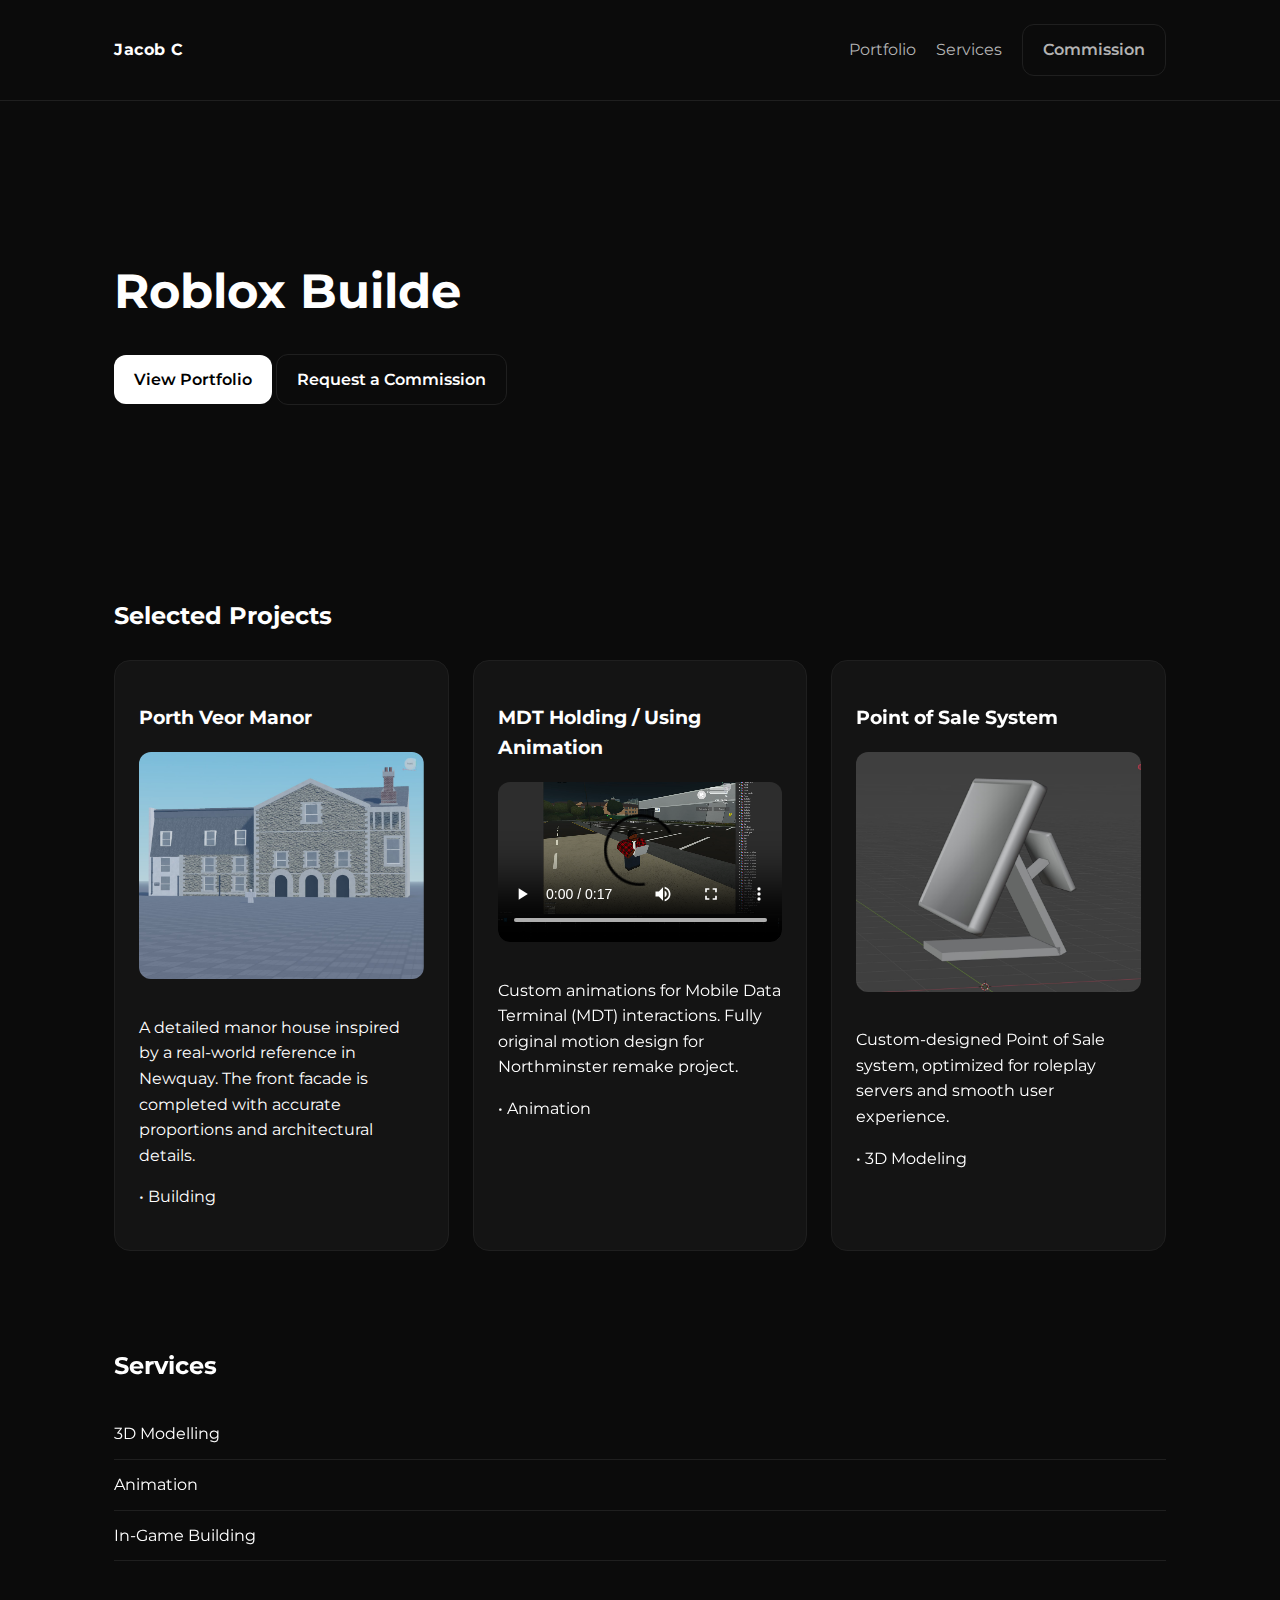
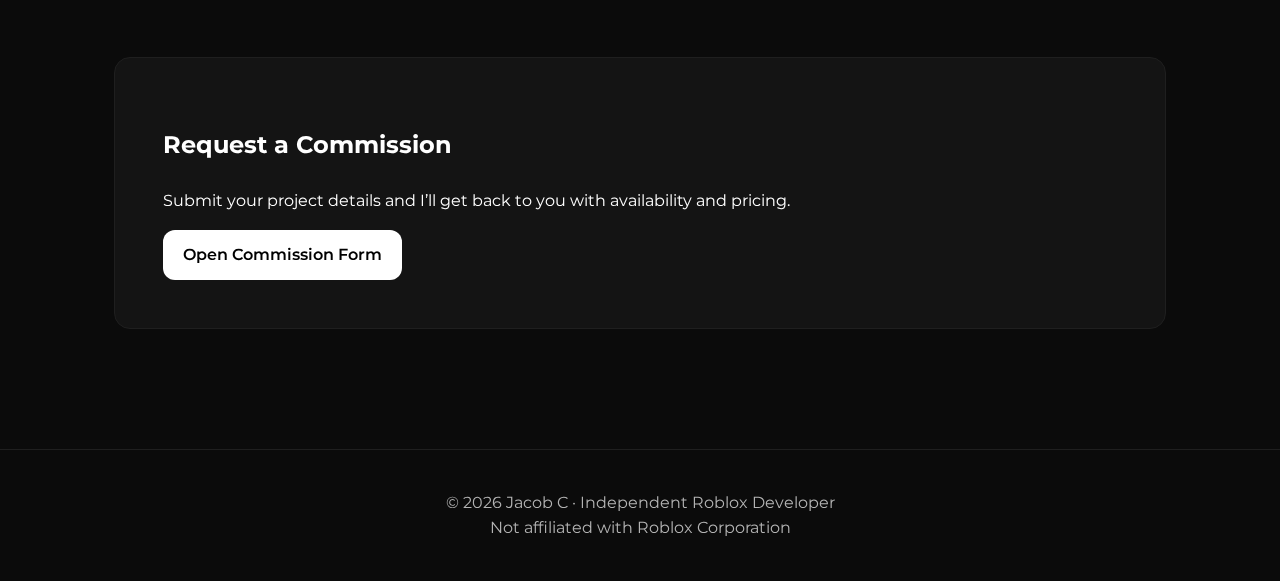
<file: index.html>
<!DOCTYPE html>
<html lang="en">
<head>
  <meta charset="UTF-8" />
  <meta name="viewport" content="width=device-width, initial-scale=1.0" />
  <title>Jacob C — Roblox Developer</title>

  <!-- Primary Meta -->
<meta name="title" content="Jacob C — Roblox Developer">
<meta name="description" content="Professional Roblox developer specialising in building, animation, and 3D modelling. View my portfolio and commission work.">

<!-- Open Graph / Discord -->
<meta property="og:type" content="website">
<meta property="og:url" content="https://www.jacobc.site/">
<meta property="og:title" content="Jacob C — Roblox Developer">
<meta property="og:description" content="Building, animation, and 3D modelling for high-quality Roblox projects.">
<meta property="og:image" content="https://www.jacobc.site/assets/logos/embed.png">

<!-- Twitter (Discord also reads this) -->
<meta name="twitter:card" content="summary_large_image">
<meta name="twitter:title" content="Jacob C — Roblox Developer">
<meta name="twitter:description" content="Professional Roblox development services and commissions.">
<meta name="twitter:image" content="https://www.jacobc.site/assets/logos/embed.png">

<!-- Embed accent colour -->
<meta name="theme-color" content="#0B0B0B">


  <!-- Montserrat -->
  <link rel="preconnect" href="https://fonts.googleapis.com">
  <link rel="preconnect" href="https://fonts.gstatic.com" crossorigin>
  <link href="https://fonts.googleapis.com/css2?family=Montserrat:wght@400;500;600;700&display=swap" rel="stylesheet">

  <!-- Favicon -->
<link rel="icon" href="/favicon.ico" type="image/x-icon">
<link rel="icon" type="image/png" sizes="32x32" href="/favicon.png">

  <link rel="stylesheet" href="styles.css" />

 <script>
document.addEventListener("DOMContentLoaded", () => {
  const words = ["Builder", "Animator", "3D Modeler"];
  const typedElement = document.getElementById("typed-text");

  if (!typedElement) return; // safety guard

  let wordIndex = 0;
  let charIndex = 0;
  let isDeleting = false;

  const typingSpeed = 130;
  const deletingSpeed = 70;
  const pauseAfterTyping = 2000;
  
  const pauseAfterDeleting = 400;

  function typeLoop() {
    const word = words[wordIndex];

    if (!isDeleting) {
      typedElement.textContent = word.slice(0, charIndex + 1);
      charIndex++;

      if (charIndex === word.length) {
        setTimeout(() => (isDeleting = true), pauseAfterTyping);
      }
    } else {
      typedElement.textContent = word.slice(0, charIndex - 1);
      charIndex--;

      if (charIndex === 0) {
        isDeleting = false;
        wordIndex = (wordIndex + 1) % words.length;
        setTimeout(() => {}, pauseAfterDeleting);
      }
    }

    setTimeout(typeLoop, isDeleting ? deletingSpeed : typingSpeed);
    
  }

  typeLoop();
});
</script>



<script>
const faders = document.querySelectorAll('.card, .portfolio-card, section');

const appearOptions = {
  threshold: 0.1,
  rootMargin: "0px 0px -50px 0px"
};

const appearOnScroll = new IntersectionObserver(function(entries, observer){
  entries.forEach(entry => {
    if (!entry.isIntersecting) return;
    entry.target.style.opacity = 1;
    entry.target.style.transform = 'translateY(0)';
    observer.unobserve(entry.target);
  });
}, appearOptions);

faders.forEach(fader => {
  fader.style.opacity = 0;
  fader.style.transform = 'translateY(20px)';
  appearOnScroll.observe(fader);
});
</script>


</head>
<body>

  <header class="navbar">
    <div class="container">
      <div class="logo">Jacob C</div>
      <nav>
<a href="portfolio.html">Portfolio</a>
<a href="services.html">Services</a>
<a href="commission.html" class="button secondary">Commission</a>
</nav>
    </div>
  </header>

  <main class="container">

    <!-- Hero -->
    <section class="hero">
      <h1>Roblox <span id="typed-text"></span></h1>
      
      <!-- Hero buttons now link to pages -->
<div class="hero-buttons">
  <a href="portfolio.html" class="button primary">View Portfolio</a>
  <a href="commission.html" class="button secondary">Request a Commission</a>
</div>

    </section>

    <!-- Portfolio Preview -->
<section id="portfolio">
  <h2>Selected Projects</h2>

  <div class="grid">

    <!-- Porth Veor Manor -->
    <div class="card">
      <h3>Porth Veor Manor</h3>
      <img src="assets/images/porth-veor.jpg" alt="Porth Veor Manor">
      <p>
        A detailed manor house inspired by a real-world reference in Newquay.
        The front facade is completed with accurate proportions and architectural details.
      </p>
      <p class="muted">• Building</p>
    </div>

    <!-- MDT Animation -->
    <div class="card">
      <h3>MDT Holding / Using Animation</h3>
      <video width="100%" height="200" controls>
        <source src="assets/images/mdt-animation.mp4" type="video/mp4">
        Your browser does not support the video tag.
      </video>
      <p>
        Custom animations for Mobile Data Terminal (MDT) interactions.
        Fully original motion design for Northminster remake project.
      </p>
      <p class="muted">• Animation</p>
    </div>

    <!-- Point of Sale System -->
    <div class="card">
      <h3>Point of Sale System</h3>
      <img src="assets/images/pos-system.jpg" alt="Point of Sale System">
      <p>
        Custom-designed Point of Sale system,
        optimized for roleplay servers and smooth user experience.
      </p>
      <p class="muted">• 3D Modeling</p>
    </div>

  </div>
</section>
    <!-- Services -->
    <section id="services">
      <h2>Services</h2>
      <ul class="services">
        <li>3D Modelling</li>
        <li>Animation</li>
        <li>In-Game Building</li>
      </ul>
    </section>

    <!-- Commission -->
    <section id="commission" class="commission">
      <h2>Request a Commission</h2>
      <p>
        Submit your project details and I’ll get back to you with availability
        and pricing.
      </p>

      <a href="#" class="button primary">Open Commission Form</a>
    </section>

  </main>

  <footer class="footer">
    <p>
      © 2026 Jacob C · Independent Roblox Developer  
      <br>
      Not affiliated with Roblox Corporation
    </p>
  </footer>

</body>
</html>
</file>
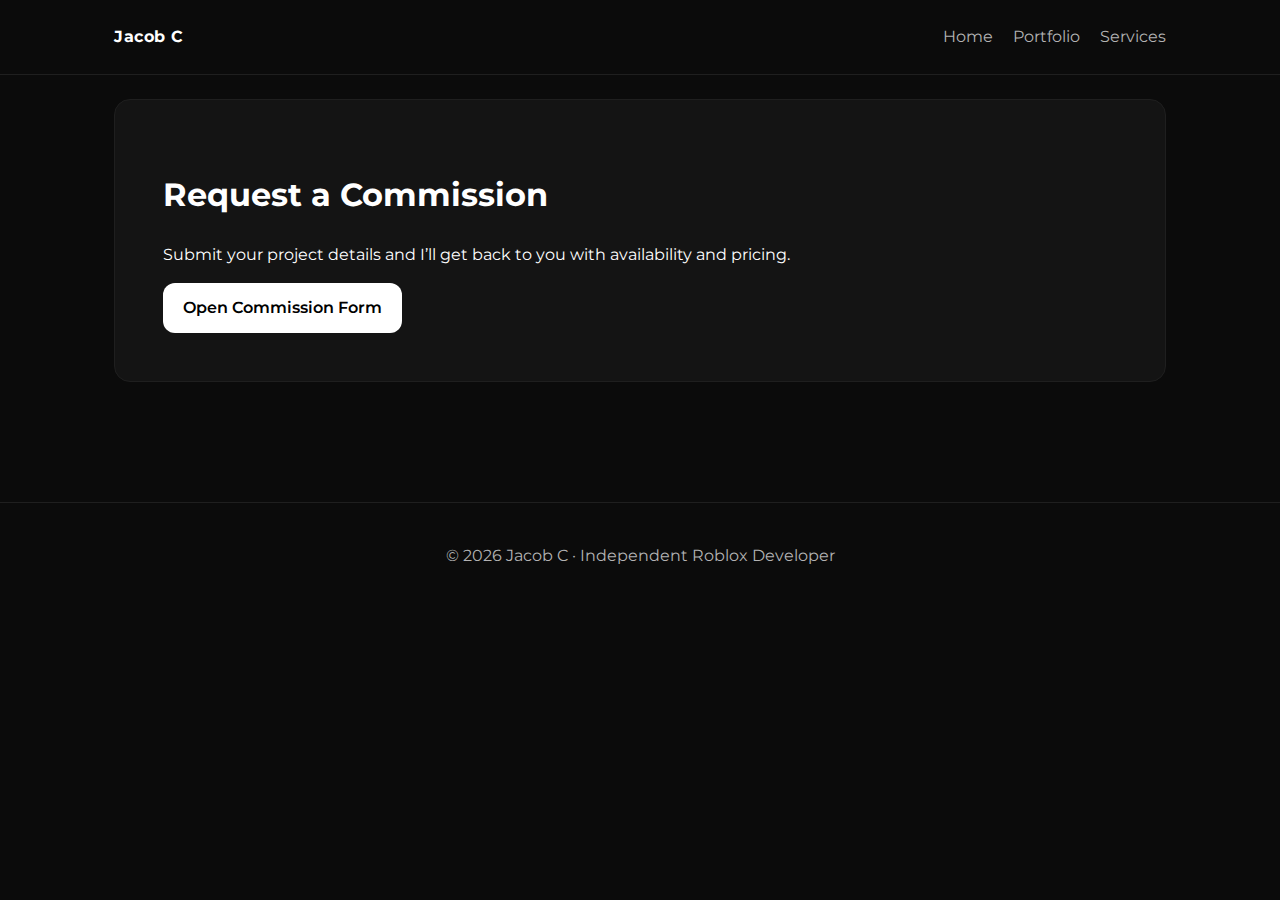
<file: commision.html>
<!DOCTYPE html>
<html lang="en">
<head>
  <meta charset="UTF-8" />
  <meta name="viewport" content="width=device-width, initial-scale=1.0" />
  <title>Commission — Jacob C</title>

  <link rel="preconnect" href="https://fonts.googleapis.com">
  <link rel="preconnect" href="https://fonts.gstatic.com" crossorigin>
  <link href="https://fonts.googleapis.com/css2?family=Montserrat:wght@400;500;600;700&display=swap" rel="stylesheet">

  <link rel="stylesheet" href="styles.css" />
</head>
<body>

<header class="navbar">
  <div class="container">
    <div class="logo">Jacob C</div>
    <nav>
      <a href="index.html">Home</a>
      <a href="portfolio.html">Portfolio</a>
      <a href="services.html">Services</a>
    </nav>
  </div>
</header>

<main class="container">
  <section class="commission">
    <h1>Request a Commission</h1>
    <p>
      Submit your project details and I’ll get back to you with availability and pricing.
    </p>

    <a href="#" class="button primary">Open Commission Form</a>
  </section>
</main>

<footer class="footer">
  <p>© 2026 Jacob C · Independent Roblox Developer</p>
</footer>

</body>
</html>
</file>
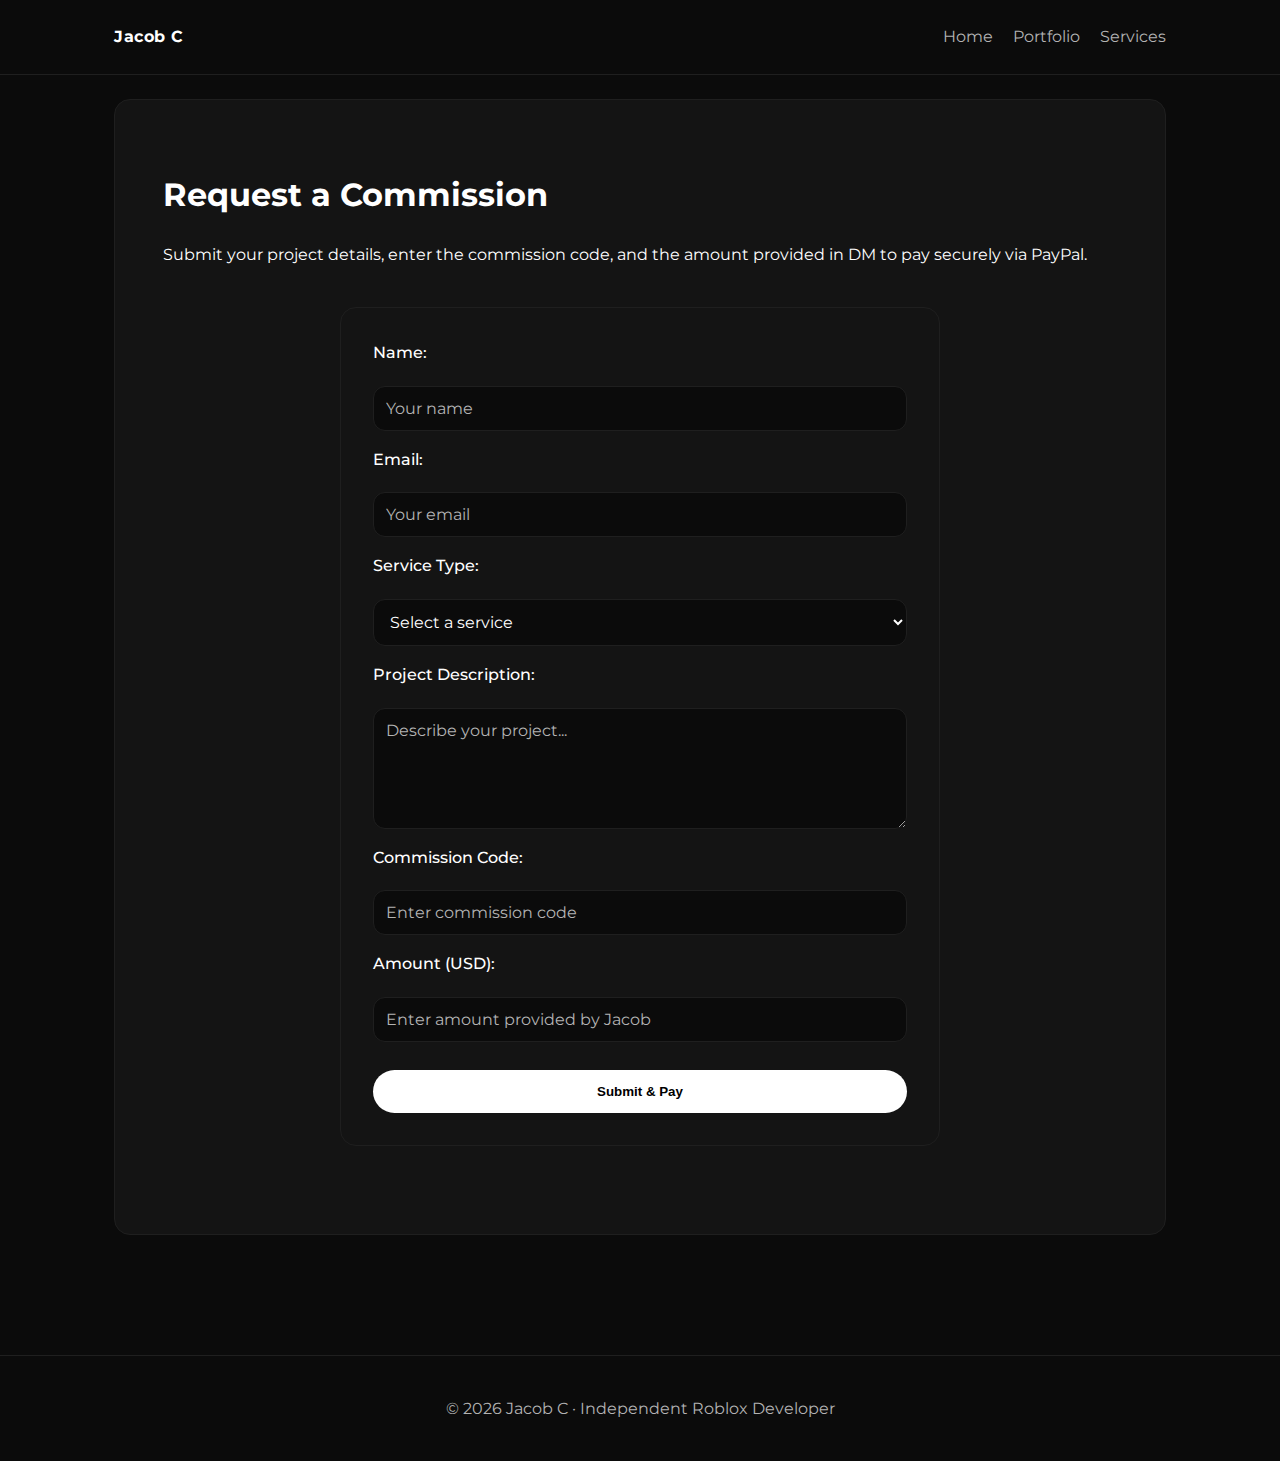
<file: commission.html>
<!DOCTYPE html>
<html lang="en">
<head>
  <meta charset="UTF-8" />
  <meta name="viewport" content="width=device-width, initial-scale=1.0" />
  <title>Commission — Jacob C</title>

  <link rel="preconnect" href="https://fonts.googleapis.com">
  <link rel="preconnect" href="https://fonts.gstatic.com" crossorigin>
  <link href="https://fonts.googleapis.com/css2?family=Montserrat:wght@400;500;600;700&display=swap" rel="stylesheet">
<link rel="icon" href="/favicon.ico" type="image/x-icon">
  <link rel="stylesheet" href="styles.css" />
  <style>
    /* Commission Form Styles */
    #commissionForm {
      display: flex;
      flex-direction: column;
      gap: 16px;
      background: var(--surface);
      border: 1px solid var(--border);
      border-radius: 16px;
      padding: 32px;
      max-width: 600px;
      margin: 40px auto;
    }

    #commissionForm label {
      font-weight: 500;
      margin-bottom: 4px;
    }

    #commissionForm input,
    #commissionForm select,
    #commissionForm textarea {
      background: var(--bg);
      border: 1px solid var(--border);
      color: var(--text);
      padding: 12px;
      border-radius: 12px;
      font-family: 'Montserrat', sans-serif;
      font-size: 16px;
    }

    #commissionForm input::placeholder,
    #commissionForm textarea::placeholder {
      color: var(--text-muted);
    }

    #commissionForm input:focus,
    #commissionForm select:focus,
    #commissionForm textarea:focus {
      outline: none;
      border-color: #fff;
    }

    #commissionForm button {
      width: 100%;
      text-align: center;
      margin-top: 12px;
    }

    #errorMessage {
      text-align: center;
      font-weight: 600;
      color: #ff6b6b;
    }

    /* Responsive adjustments */
    @media (max-width: 640px) {
      #commissionForm {
        padding: 24px;
      }
    }
  </style>
  <script>

    /* Scroll Animation */
const faders = document.querySelectorAll('.card, .portfolio-card, section');

const appearOptions = {
  threshold: 0.1,
  rootMargin: "0px 0px -50px 0px"
};

const appearOnScroll = new IntersectionObserver(function(entries, observer){
  entries.forEach(entry => {
    if (!entry.isIntersecting) return;
    entry.target.style.opacity = 1;
    entry.target.style.transform = 'translateY(0)';
    observer.unobserve(entry.target);
  });
}, appearOptions);

faders.forEach(fader => {
  fader.style.opacity = 0;
  fader.style.transform = 'translateY(20px)';
  appearOnScroll.observe(fader);
});

</script>
</head>
<body>

<header class="navbar">
  <div class="container">
    <div class="logo">Jacob C</div>
    <nav>
      <a href="index.html">Home</a>
      <a href="portfolio.html">Portfolio</a>
      <a href="services.html">Services</a>
    </nav>
  </div>
</header>

<main class="container">
  <section class="commission">
    <h1>Request a Commission</h1>
    <p>Submit your project details, enter the commission code, and the amount provided in DM to pay securely via PayPal.</p>

    <form id="commissionForm">
      <label for="name">Name:</label>
      <input type="text" id="name" name="name" placeholder="Your name" required>

      <label for="email">Email:</label>
      <input type="email" id="email" name="email" placeholder="Your email" required>

      <label for="service">Service Type:</label>
      <select id="service" name="service" required>
        <option value="">Select a service</option>
        <option value="animation">Animation</option>
        <option value="building">Building / 3D Modeling</option>
        <option value="modelling">3D Modelling</option>
        <option value="other">Other</option>
      </select>

      <label for="description">Project Description:</label>
      <textarea id="description" name="description" rows="5" placeholder="Describe your project..." required></textarea>

      <label for="code">Commission Code:</label>
      <input type="text" id="code" name="code" placeholder="Enter commission code" required>

      <label for="amount">Amount (USD):</label>
       <input
        type="number"
        id="amount"
        name="amount"
        placeholder="Enter amount provided by Jacob"
        min="1"
        step="0.01"
        required
        >

      <button type="submit" id="submitBtn">Submit & Pay</button>
    </form>

    <p id="errorMessage" style="display:none;">Invalid commission code!</p>
    <p id="infoMessage" style="display:none; color:#A3A3A3; text-align:center; margin-top:10px;">
      You will be redirected to PayPal to complete your payment.
    </p>
  </section>
</main>

<footer class="footer">
  <p>© 2026 Jacob C · Independent Roblox Developer</p>
</footer>

<script>
const commissionCode = "JACOBCOMMISSION2026";
const paypalUsername = "JacobCrowe826";

const form = document.getElementById("commissionForm");
const errorMessage = document.getElementById("errorMessage");
const infoMessage = document.getElementById("infoMessage");

form.addEventListener("submit", function (e) {
  e.preventDefault();

  const codeInput = document.getElementById("code").value.trim();
  const amountInput = document.getElementById("amount").value;

  if (codeInput !== commissionCode || !amountInput || Number(amountInput) <= 0) {
    errorMessage.style.display = "block";
    infoMessage.style.display = "none";
    return;
  }

  errorMessage.style.display = "none";
  infoMessage.style.display = "block";

  const paypalLink = `https://www.paypal.me/${paypalUsername}/${Number(amountInput).toFixed(2)}`;
  window.location.href = paypalLink;
});
</script>

</body>
</html>
</file>
<file: styles.css>
:root {
  --bg: #0B0B0B;
  --surface: #141414;
  --border: #1F1F1F;
  --text: #FFFFFF;
  --text-muted: #B3B3B3;
}

* {
  box-sizing: border-box;
}

body {
  margin: 0;
  background: var(--bg);
  color: var(--text);
  font-family: 'Montserrat', system-ui, sans-serif;
  line-height: 1.6;
}

a {
  color: inherit;
  text-decoration: none;
}

.container {
  max-width: 1100px;
  margin: 0 auto;
  padding: 24px;
}

/* Navbar */
.navbar {
  border-bottom: 1px solid var(--border);
}

.navbar .container {
  display: flex;
  justify-content: space-between;
  align-items: center;
}

.logo {
  font-weight: 700;
  letter-spacing: 0.5px;
}

nav a {
  margin-left: 16px;
  color: var(--text-muted);
}

nav a:hover {
  color: var(--text);
}

/* Hero */
.hero {
  padding: 96px 0;
}

.hero h1 {
  font-size: 48px;
  margin-bottom: 16px;
}

.hero p {
  max-width: 600px;
  color: var(--text-muted);
}

/* Buttons */
.button {
  display: inline-block;
  padding: 12px 20px;
  border-radius: 12px;
  font-weight: 600;
  transition: all 0.2s ease;
}

.button.primary {
  background: #fff;
  color: #000;
}

.button.secondary {
  border: 1px solid var(--border);
}

.button:hover {
  transform: translateY(-2px);
  opacity: 0.9;
}

.hero-buttons {
  margin-top: 24px;
}

/* Sections */
section {
  margin-bottom: 96px;
}

h2 {
  margin-bottom: 24px;
}

/* Grid / Cards */
.grid {
  display: grid;
  grid-template-columns: repeat(auto-fit, minmax(240px, 1fr));
  gap: 24px;
}

.card {
  background: var(--surface);
  border: 1px solid var(--border);
  border-radius: 16px;
  padding: 24px;
  transition: all 0.2s ease;
}

.card:hover {
  transform: translateY(-4px);
  border-color: #2A2A2A;
}

/* Services */
.services {
  list-style: none;
  padding: 0;
}

.services li {
  padding: 12px 0;
  border-bottom: 1px solid var(--border);
}

/* Commission */
.commission {
  background: var(--surface);
  border: 1px solid var(--border);
  border-radius: 16px;
  padding: 48px;
}

/* Limit card width */
.grid .card {
  max-width: 400px;  /* each card won’t exceed 400px wide */
  margin: 0 auto;
}

/* Make portfolio media scale nicely */
.card img,
.card video {
  width: 100%;       /* fill the card width */
  height: auto;      /* maintain aspect ratio */
  border-radius: 12px; /* match card rounding */
  object-fit: cover; /* crop nicely if needed */
  margin-bottom: 12px;
}

/* Optional: max height for video to avoid huge tall players */
.card video {
  max-height: 300px;
}

/* Hover effect for portfolio media */
.card img,
.card video {
  transition: transform 0.3s ease, box-shadow 0.3s ease;
}
/* Commission form submit */

#submitBtn {
  background: #fff;
  color: #000;
  border: none;
  border-radius: 999px;
  padding: 14px 22px;
  font-weight: 600;
  cursor: pointer;
}

#submitBtn:hover {
  opacity: 0.9;
}

/* Add a subtle zoom and shadow on hover for portfolio media */
.card img:hover,
.card video:hover {
  transform: scale(1.05); /* slight zoom */
  box-shadow: 0 8px 20px rgba(0, 0, 0, 0.5); /* subtle shadow */
}
.card {
  transition: transform 0.3s ease, box-shadow 0.3s ease;
}

.card:hover {
  transform: translateY(-5px);
  box-shadow: 0 12px 25px rgba(0,0,0,0.6);
}

/* Footer */
.footer {
  border-top: 1px solid var(--border);
  text-align: center;
  color: var(--text-muted);
  padding: 24px;
}
</file>
